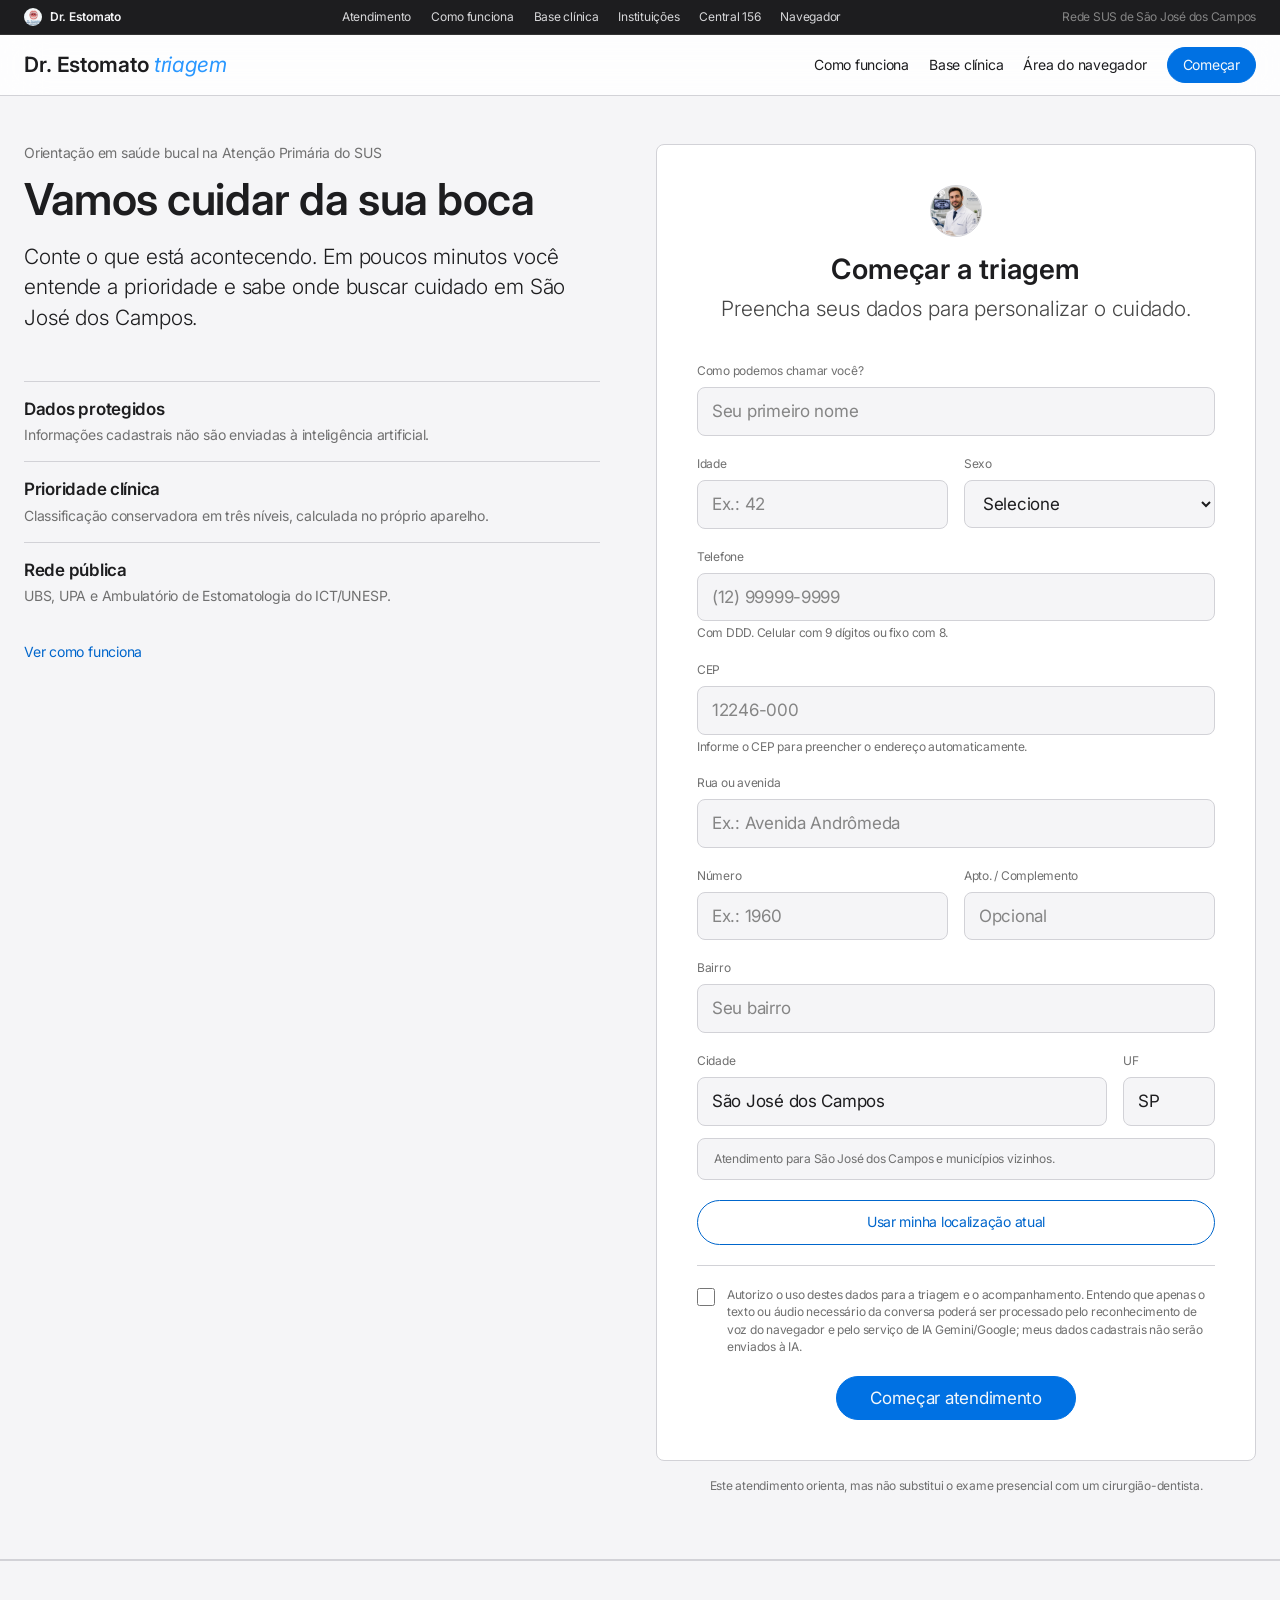
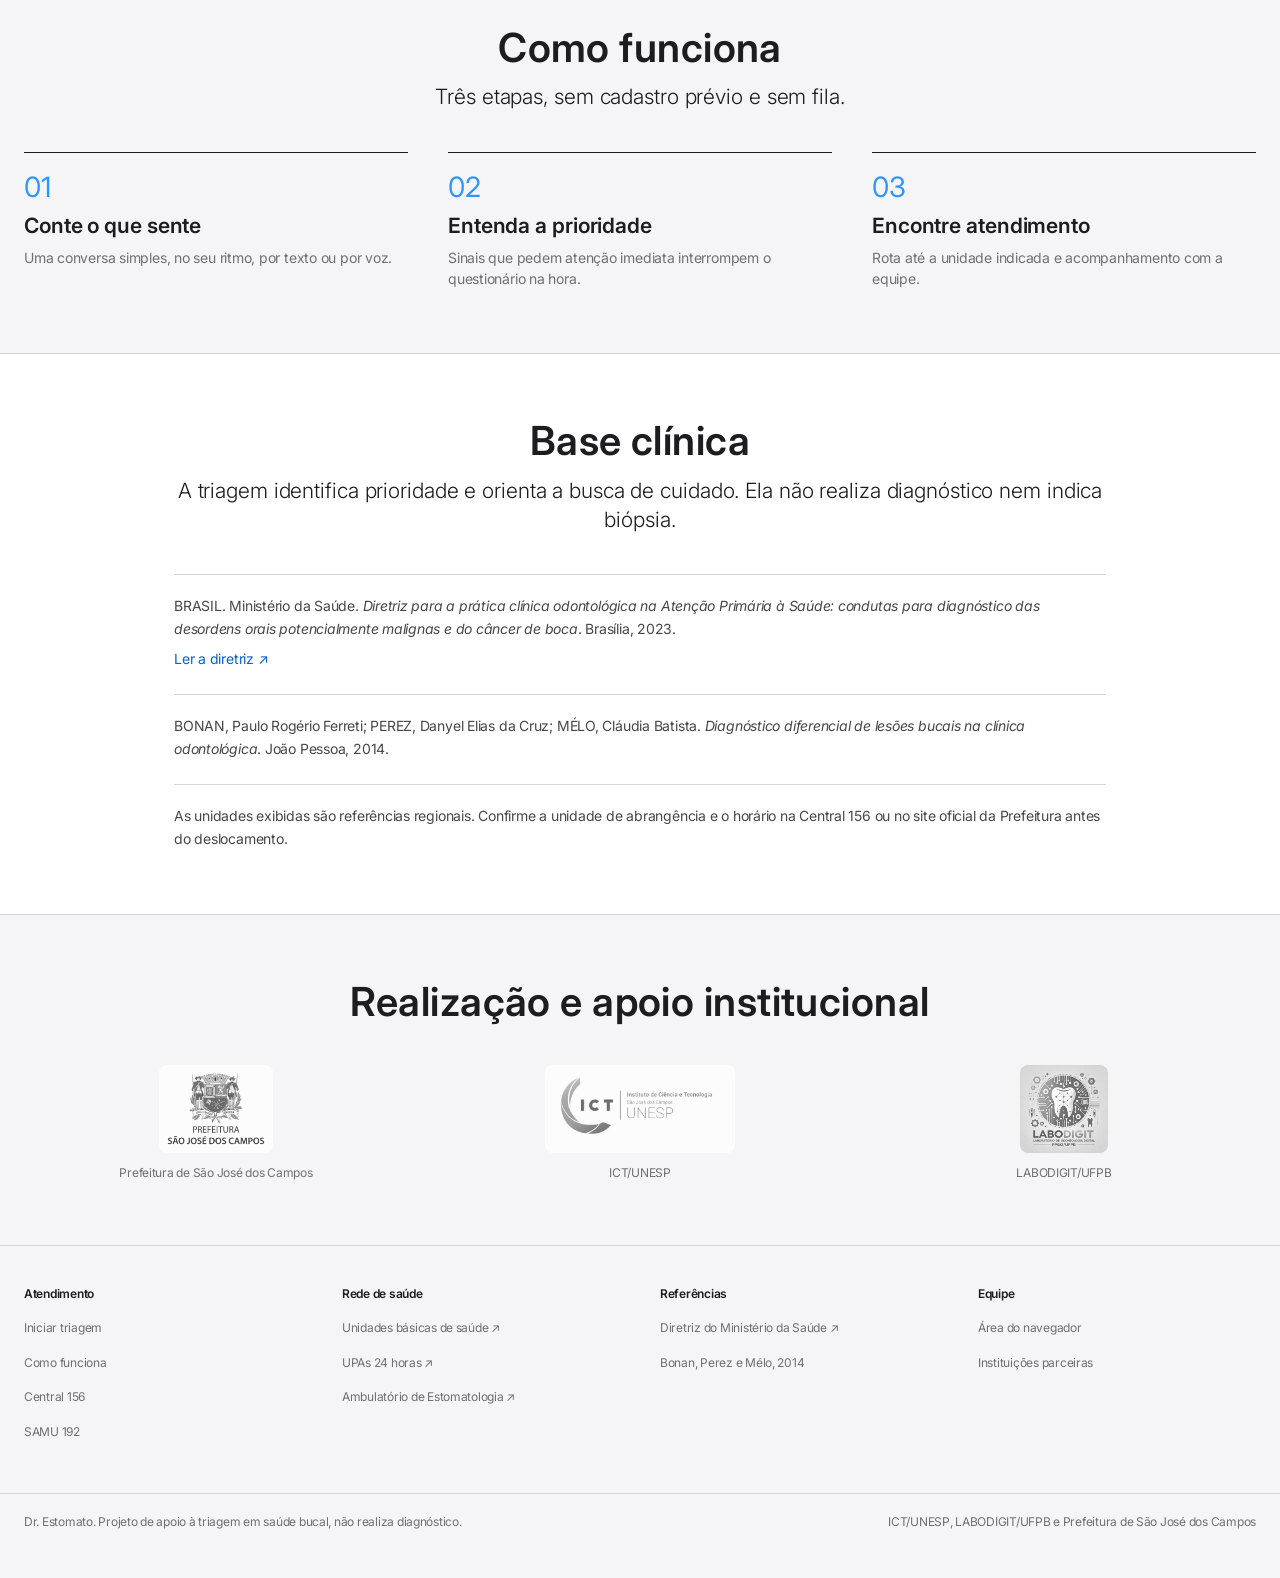
<file: index.html>
<!doctype html>
<html lang="pt-BR">
<head>
  <meta charset="UTF-8" />
  <meta name="viewport" content="width=device-width, initial-scale=1.0" />
  <meta name="theme-color" content="#f5f5f7" />
  <meta name="description" content="Acolhimento e orientação em saúde bucal para São José dos Campos." />
  <link rel="manifest" href="manifest.webmanifest" />
  <link rel="apple-touch-icon" href="assets/icon-192.png" />
  <title>Dr. Estomato, saúde bucal perto de você</title>
  <link rel="preconnect" href="https://fonts.googleapis.com">
  <link rel="preconnect" href="https://fonts.gstatic.com" crossorigin>
  <link href="https://fonts.googleapis.com/css2?family=Inter:wght@300;400;600;700&display=swap" rel="stylesheet">
  <link rel="stylesheet" href="styles.css?v=20260917-5" />
</head>
<body>
  <div class="app-shell">
    <header class="global-nav">
      <div class="global-nav-inner">
        <a class="global-brand" href="index.html"><img src="assets/dr-estomato.jpeg" alt="" /><span>Dr. Estomato</span></a>
        <nav class="global-links" aria-label="Seções do site">
          <a href="#atendimento">Atendimento</a>
          <a href="#como-funciona">Como funciona</a>
          <a href="#base-clinica">Base clínica</a>
          <a href="#instituicoes">Instituições</a>
          <a href="tel:156">Central 156</a>
          <a href="admin.html">Navegador</a>
        </nav>
        <span class="global-meta">Rede SUS de São José dos Campos</span>
      </div>
    </header>

    <div class="mini-nav">
      <div class="mini-nav-inner">
        <span class="mini-nav-title">Dr. Estomato <em>triagem</em></span>
        <nav class="mini-nav-links" aria-label="Ações do atendimento">
          <a href="#como-funciona">Como funciona</a>
          <a href="#base-clinica">Base clínica</a>
          <a href="admin.html">Área do navegador</a>
          <a class="pill pill-filled" href="#atendimento">Começar</a>
        </nav>
      </div>
    </div>

    <main>
      <section class="hero" id="atendimento">
        <div class="hero-grid">
          <header class="hero-copy">
            <p class="hero-eyebrow">Orientação em saúde bucal na Atenção Primária do SUS</p>
            <h1>Vamos cuidar da sua boca</h1>
            <p class="hero-tagline">Conte o que está acontecendo. Em poucos minutos você entende a prioridade e sabe onde buscar cuidado em São José dos Campos.</p>
          </header>

          <div class="hero-form">
        <div class="conversation-card" aria-live="polite">
          <div id="intakeScreen" class="card-screen active">
            <div class="card-heading">
              <span class="assistant-avatar"><img src="assets/dr-estomato-profissional.png" alt="" /></span>
              <h2>Começar a triagem</h2>
              <p>Preencha seus dados para personalizar o cuidado.</p>
            </div>
            <form id="intakeForm">
              <label>Como podemos chamar você?<input name="name" autocomplete="name" placeholder="Seu primeiro nome" required /></label>
              <div class="form-row">
                <label>Idade<input name="age" inputmode="numeric" type="number" min="0" max="120" placeholder="Ex.: 42" required /></label>
                <label>Sexo<select name="sex" required><option value="">Selecione</option><option>Feminino</option><option>Masculino</option><option>Intersexo</option><option>Prefiro não informar</option></select></label>
              </div>
              <label>Telefone<input name="phone" inputmode="tel" autocomplete="tel" placeholder="(12) 99999-9999" maxlength="15" required /><small class="field-note" id="phoneNote">Com DDD. Celular com 9 dígitos ou fixo com 8.</small></label>
              <label>CEP<input name="cep" inputmode="numeric" autocomplete="postal-code" placeholder="12246-000" maxlength="9" required /><small class="field-note" id="cepNote">Informe o CEP para preencher o endereço automaticamente.</small></label>
              <label>Rua ou avenida<input name="street" autocomplete="address-line1" placeholder="Ex.: Avenida Andrômeda" required /></label>
              <div class="form-row">
                <label>Número<input name="number" inputmode="numeric" placeholder="Ex.: 1960" required /></label>
                <label>Apto. / Complemento<input name="apartment" autocomplete="address-line2" placeholder="Opcional" /></label>
              </div>
              <label>Bairro<input name="neighborhood" placeholder="Seu bairro" required /></label>
              <div class="form-row city-row">
                <label>Cidade<input name="city" autocomplete="address-level2" value="São José dos Campos" required /></label>
                <label>UF<input name="uf" autocomplete="address-level1" value="SP" maxlength="2" required /></label>
              </div>
              <p class="field-note area-note" id="areaNote">Atendimento para São José dos Campos e municípios vizinhos.</p>
              <button id="geoBtn" class="geo-btn" type="button">Usar minha localização atual</button>
              <label class="consent"><input name="consent" type="checkbox" required /><span>Autorizo o uso destes dados para a triagem e o acompanhamento. Entendo que apenas o texto ou áudio necessário da conversa poderá ser processado pelo reconhecimento de voz do navegador e pelo serviço de IA Gemini/Google; meus dados cadastrais não serão enviados à IA.</span></label>
              <button class="primary-btn" type="submit">Começar atendimento</button>
            </form>
          </div>

          <div id="chatScreen" class="card-screen chat-screen">
            <div class="chat-header">
              <button id="backToIntake" class="icon-btn" aria-label="Voltar">←</button>
              <span class="assistant-avatar small"><img src="assets/dr-estomato-profissional.png" alt="" /></span>
              <div><strong>Dr. Estomato</strong><small>Assistente virtual disponível</small></div>
              <button id="soundToggle" class="voice-toggle sound-on" type="button" aria-pressed="true"><span class="voice-toggle-icon" aria-hidden="true">◖))</span><span id="soundToggleLabel">Desativar voz</span></button>
            </div>
            <div id="chatMessages" class="chat-messages"></div>
            <div id="quickReplies" class="quick-replies"></div>
            <div id="recordingPanel" class="recording-panel" hidden>
              <div class="recording-status"><span class="record-dot"></span><strong id="recordingLabel">Áudio gravado</strong><time id="recordingTime">00:00</time></div>
              <audio id="recordingPreview" controls></audio>
              <div class="recording-actions"><button id="discardRecording" type="button">Descartar</button><button id="sendRecording" type="button">Enviar áudio</button></div>
            </div>
            <form id="chatForm" class="chat-input">
              <button id="voiceBtn" type="button" class="voice-btn" aria-label="Falar resposta">●</button>
              <input id="messageInput" autocomplete="off" placeholder="Digite ou grave uma mensagem…" />
              <button type="submit" class="send-btn" aria-label="Enviar mensagem">➤</button>
            </form>
          </div>

          <div id="resultScreen" class="card-screen result-screen"></div>
        </div>

            <p class="disclaimer">Este atendimento orienta, mas não substitui o exame presencial com um cirurgião-dentista.</p>
          </div>

          <aside class="hero-points">
            <ul class="hero-list">
              <li><strong>Dados protegidos</strong><span>Informações cadastrais não são enviadas à inteligência artificial.</span></li>
              <li><strong>Prioridade clínica</strong><span>Classificação conservadora em três níveis, calculada no próprio aparelho.</span></li>
              <li><strong>Rede pública</strong><span>UBS, UPA e Ambulatório de Estomatologia do ICT/UNESP.</span></li>
            </ul>
            <a class="hero-link" href="#como-funciona">Ver como funciona</a>
          </aside>
        </div>
      </section>

      <section id="como-funciona" class="steps-section">
        <div class="section-head">
          <h2>Como funciona</h2>
          <p>Três etapas, sem cadastro prévio e sem fila.</p>
        </div>
        <div class="steps-strip">
          <article><span>01</span><strong>Conte o que sente</strong><p>Uma conversa simples, no seu ritmo, por texto ou por voz.</p></article>
          <article><span>02</span><strong>Entenda a prioridade</strong><p>Sinais que pedem atenção imediata interrompem o questionário na hora.</p></article>
          <article><span>03</span><strong>Encontre atendimento</strong><p>Rota até a unidade indicada e acompanhamento com a equipe.</p></article>
        </div>
      </section>

      <section id="base-clinica" class="reference-section">
        <div class="section-head">
          <h2>Base clínica</h2>
          <p>A triagem identifica prioridade e orienta a busca de cuidado. Ela não realiza diagnóstico nem indica biópsia.</p>
        </div>
        <ul class="reference-list">
          <li>BRASIL. Ministério da Saúde. <cite>Diretriz para a prática clínica odontológica na Atenção Primária à Saúde: condutas para diagnóstico das desordens orais potencialmente malignas e do câncer de boca</cite>. Brasília, 2023.<br><a href="https://bvsms.saude.gov.br/bvs/publicacoes/diretriz_pratica_odontologica_aps_cancer.pdf" target="_blank" rel="noreferrer">Ler a diretriz ↗</a></li>
          <li>BONAN, Paulo Rogério Ferreti; PEREZ, Danyel Elias da Cruz; MÉLO, Cláudia Batista. <cite>Diagnóstico diferencial de lesões bucais na clínica odontológica</cite>. João Pessoa, 2014.</li>
          <li>As unidades exibidas são referências regionais. Confirme a unidade de abrangência e o horário na Central 156 ou no site oficial da Prefeitura antes do deslocamento.</li>
        </ul>
      </section>

      <section id="instituicoes" class="institutional">
        <div class="section-head">
          <h2>Realização e apoio institucional</h2>
        </div>
        <div class="institutional-logos">
          <figure><img src="assets/prefeitura-sjc.jpg" alt="Prefeitura de São José dos Campos" /><figcaption>Prefeitura de São José dos Campos</figcaption></figure>
          <figure><img src="assets/ict-unesp.jpg" alt="Instituto de Ciência e Tecnologia da UNESP, São José dos Campos" /><figcaption>ICT/UNESP</figcaption></figure>
          <figure><img src="assets/labodigit.jpg" alt="LABODIGIT, Laboratório de Odontologia Digital da UFPB" /><figcaption>LABODIGIT/UFPB</figcaption></figure>
        </div>
      </section>
    </main>

    <footer class="site-footer">
      <div class="footer-grid">
        <div>
          <h3>Atendimento</h3>
          <ul>
            <li><a href="#atendimento">Iniciar triagem</a></li>
            <li><a href="#como-funciona">Como funciona</a></li>
            <li><a href="tel:156">Central 156</a></li>
            <li><a href="tel:192">SAMU 192</a></li>
          </ul>
        </div>
        <div>
          <h3>Rede de saúde</h3>
          <ul>
            <li><a href="https://www.sjc.sp.gov.br/servicos/saude/unidades-basicas-de-saude-ubs/unidades-basicas-de-saude/" target="_blank" rel="noreferrer">Unidades básicas de saúde ↗</a></li>
            <li><a href="https://www.google.com/maps/search/?api=1&query=UPA+24+horas+S%C3%A3o+Jos%C3%A9+dos+Campos" target="_blank" rel="noreferrer">UPAs 24 horas ↗</a></li>
            <li><a href="https://www.google.com/maps/search/?api=1&query=ICT+UNESP+S%C3%A3o+Jos%C3%A9+dos+Campos" target="_blank" rel="noreferrer">Ambulatório de Estomatologia ↗</a></li>
          </ul>
        </div>
        <div>
          <h3>Referências</h3>
          <ul>
            <li><a href="https://bvsms.saude.gov.br/bvs/publicacoes/diretriz_pratica_odontologica_aps_cancer.pdf" target="_blank" rel="noreferrer">Diretriz do Ministério da Saúde ↗</a></li>
            <li><a href="#base-clinica">Bonan, Perez e Mélo, 2014</a></li>
          </ul>
        </div>
        <div>
          <h3>Equipe</h3>
          <ul>
            <li><a href="admin.html">Área do navegador</a></li>
            <li><a href="#instituicoes">Instituições parceiras</a></li>
          </ul>
        </div>
      </div>
      <div class="footer-fine">
        <p>Dr. Estomato. Projeto de apoio à triagem em saúde bucal, não realiza diagnóstico.</p>
        <p>ICT/UNESP, LABODIGIT/UFPB e Prefeitura de São José dos Campos</p>
      </div>
    </footer>
  </div>
  <div id="toast" class="toast" role="status"></div>
  <script src="app.js?v=20260917-5"></script>
</body>
</html>
</file>
<file: styles.css>
/* Dr. Estomato, sistema visual Apple: tela quase branca, respiro generoso, um único azul de ação.
   A tipografia é a voz principal; a hierarquia vem de escala, superfície e fio de 1px, nunca de sombra. */

:root{
  /* Cores */
  --color-apple-blue:#0071e3;--color-link-blue:#0066cc;--color-signal-blue:#2997ff;
  --color-carbon:#1d1d1f;--color-frost:#f5f5f7;--color-ice:#f4f8fb;--color-smoke:#333333;
  --color-graphite:#474747;--color-ash:#707070;--color-mist:#858585;--color-onyx:#000000;--color-pebble:#e2e2e5;
  --hairline:#d2d2d7;--surface-white:#ffffff;
  /* Sinalização clínica: usada só como texto e fio, nunca como preenchimento amplo */
  --risk-red:#d70015;--risk-yellow:#b25000;--risk-green:#1d7f3d;
  /* Tipografia */
  --font-display:'SF Pro Display','Inter',ui-sans-serif,system-ui,-apple-system,BlinkMacSystemFont,'Segoe UI',Roboto,sans-serif;
  --font-text:'SF Pro Text','Inter',ui-sans-serif,system-ui,-apple-system,BlinkMacSystemFont,'Segoe UI',Roboto,sans-serif;
  --text-caption:12px;--leading-caption:1.33;--tracking-caption:-.264px;
  --text-body-sm:14px;--leading-body-sm:1.29;--tracking-body-sm:-.224px;
  --text-body:17px;--leading-body:1.47;--tracking-body:-.272px;
  --text-subheading:21px;--leading-subheading:1.24;--tracking-subheading:-.105px;
  --text-heading-sm:28px;--leading-heading-sm:1.18;--tracking-heading-sm:.196px;
  --text-heading:40px;--leading-heading:1.14;--tracking-heading:.44px;
  --text-heading-lg:44px;--leading-heading-lg:1.18;--tracking-heading-lg:-.44px;
  --text-display:56px;--leading-display:1.07;--tracking-display:.616px;
  /* Espaçamento, forma e layout */
  --spacing-4:4px;--spacing-8:8px;--spacing-12:12px;--spacing-16:16px;--spacing-20:20px;--spacing-24:24px;--spacing-40:40px;--spacing-48:48px;--spacing-56:56px;
  --section-gap:64px;--card-padding:24px;--element-gap:12px;--page-max-width:1440px;--text-max-width:980px;
  --radius-cards:8px;--radius-inputs:8px;--radius-images:8px;--radius-buttons:980px;
  --shadow-xl:rgba(0,0,0,.22) 3px 5px 30px 0px;
}

*{box-sizing:border-box}
html{-webkit-text-size-adjust:100%;scroll-behavior:smooth}
body{margin:0;min-height:100vh;background:var(--color-frost);color:var(--color-carbon);font-family:var(--font-text);font-size:var(--text-body);line-height:var(--leading-body);letter-spacing:var(--tracking-body);font-weight:400;-webkit-font-smoothing:antialiased}
button,input,select,textarea{font:inherit;letter-spacing:inherit;color:inherit}
button{cursor:pointer}
img{max-width:100%;display:block}
[hidden]{display:none !important}
a{color:var(--color-link-blue);text-decoration:none}
a:hover{text-decoration:underline}
h1,h2,h3,h4{font-family:var(--font-display);margin:0;font-weight:600}
p{margin:0}
ul{margin:0;padding:0;list-style:none}
:focus-visible{outline:2px solid var(--color-apple-blue);outline-offset:3px;border-radius:var(--radius-inputs)}
.app-shell{min-height:100vh;display:flex;flex-direction:column}
main{flex:1}
.section-inner{max-width:var(--text-max-width);margin:0 auto;padding:0 var(--spacing-24)}

/* ── Navegação global ───────────────────────────────────────────── */
.global-nav{background:var(--color-carbon);border-bottom:1px solid var(--color-smoke)}
.global-nav-inner{max-width:var(--page-max-width);margin:0 auto;padding:var(--spacing-8) var(--spacing-24);display:flex;align-items:center;gap:var(--spacing-24)}
.global-brand{display:flex;align-items:center;gap:var(--spacing-8);color:var(--color-frost);font-size:var(--text-caption);letter-spacing:var(--tracking-caption);font-weight:600}
.global-brand:hover{text-decoration:none;opacity:.8}
.global-brand img{width:18px;height:18px;border-radius:var(--radius-buttons);object-fit:cover}
.global-links{display:flex;gap:var(--spacing-20);margin:0 auto;flex-wrap:wrap;justify-content:center}
.global-links a{color:var(--color-frost);font-size:var(--text-caption);line-height:var(--leading-caption);letter-spacing:var(--tracking-caption);font-weight:400;opacity:.86}
.global-links a:hover{opacity:1;text-decoration:none}
.global-meta{color:var(--color-mist);font-size:var(--text-caption);letter-spacing:var(--tracking-caption);white-space:nowrap}

/* ── Mini-nav fixa do produto ───────────────────────────────────── */
.mini-nav{position:sticky;top:0;z-index:20;background:rgba(255,255,255,.82);backdrop-filter:saturate(180%) blur(20px);-webkit-backdrop-filter:saturate(180%) blur(20px);border-bottom:1px solid var(--hairline)}
.mini-nav-inner{max-width:var(--page-max-width);margin:0 auto;padding:var(--spacing-12) var(--spacing-24);display:flex;align-items:center;gap:var(--spacing-16);flex-wrap:wrap}
.mini-nav-title{font-family:var(--font-display);font-size:var(--text-subheading);line-height:var(--leading-subheading);letter-spacing:var(--tracking-subheading);font-weight:600}
.mini-nav-title em{font-style:italic;font-weight:400;color:var(--color-signal-blue)}
.mini-nav-links{display:flex;align-items:center;gap:var(--spacing-20);margin-left:auto;flex-wrap:wrap}
.mini-nav-links a{font-size:var(--text-body-sm);line-height:var(--leading-body-sm);letter-spacing:var(--tracking-body-sm);font-weight:400;color:var(--color-carbon)}
.mini-nav-links a:hover{color:var(--color-link-blue);text-decoration:none}
.mini-nav-links a.pill-filled,.mini-nav-links a.pill-filled:hover{color:var(--color-ice)}
.mini-nav-links .pill{font-size:var(--text-body-sm);padding:8px 15px}

/* ── Botões pílula ──────────────────────────────────────────────── */
.pill svg,.notification-btn svg{width:15px;height:15px;flex:none;fill:none;stroke:currentColor;stroke-width:1.5;stroke-linecap:round;stroke-linejoin:round}
.pill{display:inline-flex;align-items:center;justify-content:center;gap:var(--spacing-8);border-radius:var(--radius-buttons);padding:11px 15px;font-size:var(--text-body);line-height:1.2;font-weight:400;border:1px solid transparent;text-align:center;transition:background-color .2s ease,color .2s ease,border-color .2s ease}
.pill:hover{text-decoration:none}
.primary-btn,.secondary-btn{display:inline-flex;align-items:center;justify-content:center;gap:var(--spacing-8);border-radius:var(--radius-buttons);padding:11px 15px;font-size:var(--text-body);line-height:1.2;font-weight:400;border:1px solid transparent}
.pill-filled,.primary-btn{background:var(--color-apple-blue);color:var(--color-ice);border-color:var(--color-apple-blue)}
.pill-filled:hover,.primary-btn:hover{background:#0077ed;color:var(--color-ice)}
.pill-outlined,.secondary-btn{background:transparent;color:var(--color-link-blue);border:1px solid var(--color-link-blue)}
.pill-outlined:hover,.secondary-btn:hover{background:rgba(0,102,204,.06);color:var(--color-link-blue)}
.pill:disabled,.primary-btn:disabled,.secondary-btn:disabled{background:var(--color-pebble);border-color:var(--color-pebble);color:var(--color-ash);cursor:default}
.pill-row{display:flex;gap:var(--spacing-20);justify-content:center;flex-wrap:wrap}

/* ── Hero: informação à esquerda, formulário em destaque à direita ── */
.hero{background:var(--color-frost);padding:var(--spacing-48) 0 var(--section-gap);border-bottom:1px solid var(--hairline)}
.hero-grid{max-width:var(--page-max-width);margin:0 auto;padding:0 var(--spacing-24);display:grid;grid-template-columns:minmax(0,1fr) minmax(0,600px);grid-template-rows:auto 1fr;column-gap:var(--spacing-56);row-gap:var(--spacing-40);align-items:start}
.hero-copy{grid-column:1;grid-row:1}
.hero-form{grid-column:2;grid-row:1/span 2;min-width:0}
.hero-points{grid-column:1;grid-row:2}
.hero-eyebrow{font-size:var(--text-body-sm);line-height:var(--leading-body-sm);letter-spacing:var(--tracking-body-sm);color:var(--color-ash);margin-bottom:var(--spacing-12)}
.hero h1{font-size:var(--text-heading-lg);line-height:var(--leading-heading-lg);letter-spacing:var(--tracking-heading-lg);font-weight:600}
.hero-tagline{font-size:var(--text-subheading);line-height:1.45;letter-spacing:var(--tracking-subheading);font-weight:300;margin-top:var(--spacing-16);max-width:44ch}
.hero-list{margin-top:var(--spacing-8)}
.hero-list li{border-top:1px solid var(--hairline);padding:var(--spacing-16) 0}
.hero-list strong{display:block;font-family:var(--font-display);font-size:var(--text-body);line-height:1.3;letter-spacing:var(--tracking-body);font-weight:600}
.hero-list span{display:block;margin-top:var(--spacing-4);font-size:var(--text-body-sm);line-height:1.5;letter-spacing:var(--tracking-body-sm);color:var(--color-ash)}
.hero-link{display:inline-block;margin-top:var(--spacing-20);font-size:var(--text-body-sm);letter-spacing:var(--tracking-body-sm)}
.assistant-avatar{display:block;width:52px;height:52px;margin:0 auto var(--spacing-16);border-radius:var(--radius-buttons);overflow:hidden;border:1px solid var(--hairline)}
.assistant-avatar img{width:100%;height:100%;object-fit:cover;object-position:center 18%}
.assistant-avatar.small{width:32px;height:32px;margin:0;flex:none}

/* ── Cabeçalho de seção ─────────────────────────────────────────── */
.section-head{text-align:center;padding:var(--section-gap) var(--spacing-24) var(--spacing-40);max-width:var(--text-max-width);margin:0 auto}
.section-head h2{font-size:var(--text-heading);line-height:var(--leading-heading);letter-spacing:var(--tracking-heading);font-weight:600}
.section-head p{font-size:var(--text-subheading);line-height:1.4;letter-spacing:var(--tracking-subheading);font-weight:300;margin-top:var(--spacing-12)}

/* ── Cartão da conversa ────────────────────────────────────────── */
.conversation-card{background:var(--surface-white);border:1px solid var(--hairline);border-radius:var(--radius-cards);overflow:hidden}
.card-screen{display:none;padding:var(--spacing-40)}
.card-screen.active{display:block}
#chatScreen.active{display:flex;flex-direction:column;padding:0;height:clamp(460px,68vh,620px)}
.disclaimer{margin-top:var(--spacing-16);text-align:center;font-size:var(--text-caption);line-height:1.5;letter-spacing:var(--tracking-caption);color:var(--color-ash)}

/* Formulário de entrada */
.card-heading{text-align:center;margin-bottom:var(--spacing-40)}
.card-heading h2{font-size:var(--text-heading-sm);line-height:var(--leading-heading-sm);letter-spacing:var(--tracking-heading-sm);font-weight:600}
.card-heading p{font-size:var(--text-subheading);line-height:1.4;letter-spacing:var(--tracking-subheading);font-weight:300;color:var(--color-graphite);margin-top:var(--spacing-8)}
#intakeForm{display:grid;gap:var(--spacing-20);max-width:640px;margin:0 auto}
#intakeForm label{display:block;font-size:var(--text-caption);line-height:var(--leading-caption);letter-spacing:var(--tracking-caption);color:var(--color-ash)}
#intakeForm input,#intakeForm select,.edit-person-form input,.edit-person-form select,#loginForm input{width:100%;margin-top:var(--spacing-8);padding:12px 14px;background:var(--color-frost);border:1px solid var(--hairline);border-radius:var(--radius-inputs);font-size:var(--text-body);letter-spacing:var(--tracking-body);color:var(--color-carbon);transition:border-color .15s ease,box-shadow .15s ease}
#intakeForm input:focus,#intakeForm select:focus,.edit-person-form input:focus,.edit-person-form select:focus,#loginForm input:focus{outline:none;border-color:var(--color-apple-blue);box-shadow:0 0 0 2px rgba(0,113,227,.35)}
#intakeForm input::placeholder,.chat-input input::placeholder,#loginForm input::placeholder{color:var(--color-mist)}
.form-row{display:grid;grid-template-columns:1fr 1fr;gap:var(--spacing-16)}
.geo-btn{width:100%;background:transparent;border:1px solid var(--color-link-blue);color:var(--color-link-blue);border-radius:var(--radius-buttons);padding:11px 15px;font-size:var(--text-body-sm)}
.geo-btn:hover{background:rgba(0,102,204,.06)}
.geo-btn:disabled{border-color:var(--hairline);color:var(--color-ash);background:var(--color-pebble)}
#intakeForm label.consent{display:flex;gap:var(--spacing-12);align-items:flex-start;border-top:1px solid var(--hairline);padding-top:var(--spacing-20)}
#intakeForm .consent input{width:18px;height:18px;flex:none;margin:2px 0 0;accent-color:var(--color-apple-blue)}
.consent span{font-size:var(--text-caption);line-height:1.45;letter-spacing:var(--tracking-caption);color:var(--color-ash)}
#intakeForm .primary-btn{justify-self:center;min-width:240px}

/* Conversa */
.chat-header{flex:none;display:flex;align-items:center;gap:var(--spacing-12);padding:var(--spacing-16) var(--spacing-24);border-bottom:1px solid var(--hairline)}
.chat-header div{margin-right:auto}
.chat-header strong{display:block;font-size:var(--text-body);letter-spacing:var(--tracking-body);font-weight:600}
.chat-header small{font-size:var(--text-caption);letter-spacing:var(--tracking-caption);color:var(--color-ash)}
.icon-btn{width:34px;height:34px;flex:none;display:grid;place-items:center;border:1px solid var(--hairline);background:var(--surface-white);border-radius:var(--radius-buttons);font-size:var(--text-body-sm);color:var(--color-graphite)}
.icon-btn:hover{border-color:var(--color-graphite)}
.icon-btn.sound-on{color:var(--color-link-blue);border-color:var(--color-link-blue)}
.chat-messages{flex:1 1 0;min-height:0;overflow-y:auto;overscroll-behavior:contain;padding:var(--spacing-24);display:flex;flex-direction:column;gap:var(--spacing-12)}
.message{max-width:76%;padding:10px 16px;border-radius:var(--radius-cards);font-size:var(--text-body);line-height:1.45;letter-spacing:var(--tracking-body)}
.message p{margin:0}
.message time{display:block;margin-top:var(--spacing-4);font-size:11px;letter-spacing:var(--tracking-caption);opacity:.62}
.message.bot{align-self:flex-start;background:var(--color-frost);border:1px solid var(--hairline);color:var(--color-carbon)}
.message.user{align-self:flex-end;background:var(--color-apple-blue);color:var(--color-ice);border:1px solid var(--color-apple-blue)}
.message.voice p::before{content:'Resposta por voz';display:block;margin-bottom:2px;font-size:11px;letter-spacing:var(--tracking-caption);opacity:.72}
.typing{align-self:flex-start;display:flex;gap:5px;padding:14px 16px;background:var(--color-frost);border:1px solid var(--hairline);border-radius:var(--radius-cards)}
.typing i{width:6px;height:6px;border-radius:var(--radius-buttons);background:var(--color-mist);animation:typing 1.1s infinite ease-in-out}
.typing i:nth-child(2){animation-delay:.16s}.typing i:nth-child(3){animation-delay:.32s}
@keyframes typing{0%,80%,100%{opacity:.3;transform:translateY(0)}40%{opacity:1;transform:translateY(-3px)}}
.quick-replies{flex:none;display:flex;flex-wrap:wrap;gap:var(--spacing-8);padding:0 var(--spacing-24) var(--spacing-16);max-height:132px;overflow-y:auto}
.quick-replies button{background:transparent;border:1px solid var(--color-link-blue);color:var(--color-link-blue);border-radius:var(--radius-buttons);padding:8px 15px;font-size:var(--text-body-sm);letter-spacing:var(--tracking-body-sm)}
.quick-replies button:hover{background:rgba(0,102,204,.06)}
.recording-panel{flex:none;margin:0 var(--spacing-24) var(--spacing-16);padding:var(--card-padding);background:var(--color-frost);border:1px solid var(--hairline);border-radius:var(--radius-cards)}
.recording-panel.recording{border-color:var(--color-apple-blue)}
.recording-status{display:flex;align-items:center;gap:var(--spacing-8);font-size:var(--text-body-sm);letter-spacing:var(--tracking-body-sm)}
.recording-status strong{font-weight:600;margin-right:auto}
.recording-status time{color:var(--color-ash);font-size:var(--text-caption)}
.record-dot{width:8px;height:8px;border-radius:var(--radius-buttons);background:var(--risk-red);animation:pulse 1.2s infinite}
@keyframes pulse{50%{opacity:.25}}
.recording-panel audio{width:100%;margin-top:var(--spacing-12)}
.recording-actions{display:flex;gap:var(--spacing-12);margin-top:var(--spacing-12);justify-content:flex-end}
.recording-actions button{border-radius:var(--radius-buttons);padding:8px 15px;font-size:var(--text-body-sm);border:1px solid var(--color-link-blue);background:transparent;color:var(--color-link-blue)}
.recording-actions button#sendRecording{background:var(--color-apple-blue);border-color:var(--color-apple-blue);color:var(--color-ice)}
.chat-input{flex:none;display:flex;align-items:center;gap:var(--spacing-12);padding:var(--spacing-16) var(--spacing-24);border-top:1px solid var(--hairline)}
.chat-input input{flex:1;padding:12px 16px;background:var(--color-frost);border:1px solid var(--hairline);border-radius:var(--radius-buttons);font-size:var(--text-body);letter-spacing:var(--tracking-body)}
.chat-input input:focus{outline:none;border-color:var(--color-apple-blue);box-shadow:0 0 0 2px rgba(0,113,227,.35)}
.voice-btn,.send-btn{width:40px;height:40px;flex:none;display:grid;place-items:center;border-radius:var(--radius-buttons);font-size:var(--text-body-sm)}
.voice-btn{border:1px solid var(--color-link-blue);background:transparent;color:var(--color-link-blue)}
.voice-btn.listening{background:var(--color-apple-blue);border-color:var(--color-apple-blue);color:var(--color-ice);animation:pulse 1.2s infinite}
.send-btn{border:1px solid var(--color-apple-blue);background:var(--color-apple-blue);color:var(--color-ice)}
.send-btn:hover{background:#0077ed}

/* ── Resultado da triagem ───────────────────────────────────────── */
.result-screen{display:none}
.result-screen.active{display:grid;gap:var(--spacing-16)}
.risk-symbol.red{color:var(--risk-red)}.risk-symbol.yellow{color:var(--risk-yellow)}.risk-symbol.green{color:var(--risk-green)}
.patient-followup{display:grid;gap:var(--spacing-16)}
.patient-followup-title{display:flex;align-items:center;gap:var(--spacing-16)}
.patient-followup-title>div{margin-right:auto;min-width:0}
.patient-followup-title>span{width:36px;height:36px;flex:none;display:grid;place-items:center;border-radius:var(--radius-buttons);border:1px solid var(--hairline);color:var(--color-graphite)}
.patient-followup-title strong{display:block;font-family:var(--font-display);font-size:var(--text-subheading);letter-spacing:var(--tracking-subheading);font-weight:600}
.patient-followup-title small{font-size:var(--text-caption);letter-spacing:var(--tracking-caption);color:var(--color-ash)}
.notification-btn{flex:none;border-radius:var(--radius-buttons);border:1px solid var(--color-link-blue);background:transparent;color:var(--color-link-blue);padding:11px 15px;font-size:var(--text-body-sm)}
.notification-btn:hover{background:rgba(0,102,204,.06)}
.notification-btn:disabled{border-color:var(--hairline);background:var(--color-pebble);color:var(--color-ash)}
.notification-help{font-size:var(--text-caption);line-height:1.45;letter-spacing:var(--tracking-caption);color:var(--color-ash)}
.patient-chat-messages{display:grid;gap:var(--spacing-8);max-height:260px;overflow-y:auto;padding:var(--spacing-16);background:var(--color-frost);border:1px solid var(--hairline);border-radius:var(--radius-cards)}
.patient-chat-bubble{max-width:82%;padding:10px 14px;border-radius:var(--radius-cards);background:var(--surface-white);border:1px solid var(--hairline)}
.patient-chat-bubble.mine{margin-left:auto;background:var(--color-apple-blue);border-color:var(--color-apple-blue);color:var(--color-ice)}
.patient-chat-bubble span{font-size:11px;letter-spacing:var(--tracking-caption);opacity:.7}
.patient-chat-bubble p{font-size:var(--text-body-sm);line-height:1.45;letter-spacing:var(--tracking-body-sm)}
.patient-chat-bubble time{font-size:11px;opacity:.6}
.chat-empty{font-size:var(--text-body-sm);letter-spacing:var(--tracking-body-sm);color:var(--color-ash);text-align:center}
.patient-chat-form,.followup-form{display:flex;gap:var(--spacing-8)}
.patient-chat-form input,.followup-form input{flex:1;padding:11px 16px;background:var(--color-frost);border:1px solid var(--hairline);border-radius:var(--radius-buttons);font-size:var(--text-body-sm)}
.patient-chat-form input:focus,.followup-form input:focus{outline:none;border-color:var(--color-apple-blue);box-shadow:0 0 0 2px rgba(0,113,227,.35)}
.patient-chat-form button,.followup-form button{width:40px;height:40px;flex:none;border-radius:var(--radius-buttons);border:1px solid var(--color-apple-blue);background:var(--color-apple-blue);color:var(--color-ice)}
.result-actions{display:flex;gap:var(--spacing-16);justify-content:center;flex-wrap:wrap}

/* ── Notas de validação do formulário ───────────────────────────── */
.field-note{display:block;margin-top:var(--spacing-4);font-size:var(--text-caption);line-height:1.4;letter-spacing:var(--tracking-caption);color:var(--color-ash)}
.field-note.is-error{color:var(--risk-red)}
.field-note.is-ok{color:var(--risk-green)}
.area-note{margin-top:calc(var(--spacing-4) * -2);padding:var(--spacing-12) var(--spacing-16);border:1px solid var(--hairline);border-radius:var(--radius-cards);background:var(--color-frost)}
.area-note.is-error{border-color:var(--risk-red);background:rgba(215,0,21,.04)}
.area-note.is-ok{border-color:var(--hairline);background:var(--color-frost)}
#intakeForm input:user-invalid,#intakeForm input.is-error{border-color:var(--risk-red)}
.city-row{grid-template-columns:1fr 92px}

/* ── Controle de voz do assistente ──────────────────────────────── */
.voice-toggle{display:inline-flex;align-items:center;gap:var(--spacing-8);flex:none;padding:7px 14px;border-radius:var(--radius-buttons);border:1px solid var(--hairline);background:var(--surface-white);color:var(--color-graphite);font-size:var(--text-body-sm);letter-spacing:var(--tracking-body-sm)}
.voice-toggle:hover{border-color:var(--color-graphite);color:var(--color-carbon)}
.voice-toggle.sound-on{border-color:var(--color-link-blue);color:var(--color-link-blue)}
.voice-toggle-icon{font-size:var(--text-caption)}

/* ── Veredito: a resposta em uma frase ─────────────────────────── */
.verdict{padding:var(--card-padding);border:1px solid var(--hairline);border-left:4px solid var(--color-graphite);border-radius:var(--radius-cards);background:var(--surface-white)}
.verdict.red{border-left-color:var(--risk-red)}
.verdict.yellow{border-left-color:var(--risk-yellow)}
.verdict.green{border-left-color:var(--risk-green)}
.verdict-badge{display:block;font-size:var(--text-caption);letter-spacing:.06em;text-transform:uppercase;color:var(--color-ash)}
.verdict.red .verdict-badge{color:var(--risk-red)}
.verdict.yellow .verdict-badge{color:var(--risk-yellow)}
.verdict.green .verdict-badge{color:var(--risk-green)}
.verdict h2{margin-top:var(--spacing-8);font-size:var(--text-heading-sm);line-height:var(--leading-heading-sm);letter-spacing:var(--tracking-heading-sm);font-weight:600}
.verdict p{margin-top:var(--spacing-8);font-size:var(--text-body);line-height:1.45;letter-spacing:var(--tracking-body);color:var(--color-graphite)}
.verdict-emergency{display:flex;align-items:center;justify-content:space-between;gap:var(--spacing-12);margin-top:var(--spacing-16);padding:var(--spacing-12) var(--spacing-16);border:1px solid var(--risk-red);border-radius:var(--radius-cards);background:var(--surface-white);color:var(--risk-red)}
.verdict-emergency:hover{background:rgba(215,0,21,.07);text-decoration:none}
.verdict-emergency strong{font-size:var(--text-body-sm);font-weight:600}
.verdict-emergency span{font-size:var(--text-body-sm);white-space:nowrap}

/* ── Destino do atendimento ─────────────────────────────────────── */
.care-finder{display:grid;gap:var(--spacing-12)}
.care-loading{display:flex;align-items:center;gap:var(--spacing-12);padding:var(--card-padding);border:1px solid var(--hairline);border-radius:var(--radius-cards);background:var(--surface-white);font-size:var(--text-body-sm);color:var(--color-ash)}
.care-spinner{width:16px;height:16px;flex:none;border-radius:var(--radius-buttons);border:2px solid var(--hairline);border-top-color:var(--color-apple-blue);animation:spin .8s linear infinite}
@keyframes spin{to{transform:rotate(360deg)}}
.care-primary{padding:var(--card-padding);border:1px solid var(--hairline);border-radius:var(--radius-cards);background:var(--surface-white)}
.care-eyebrow{display:block;font-size:var(--text-caption);letter-spacing:.06em;text-transform:uppercase;color:var(--color-ash)}
.care-primary h3{margin-top:var(--spacing-8);font-family:var(--font-display);font-size:var(--text-subheading);line-height:var(--leading-subheading);letter-spacing:var(--tracking-subheading);font-weight:600}
.care-address{margin-top:var(--spacing-4);font-size:var(--text-body-sm);line-height:1.45;letter-spacing:var(--tracking-body-sm);color:var(--color-ash)}
.care-metrics{display:flex;flex-wrap:wrap;gap:var(--spacing-24);margin:var(--spacing-16) 0}
.care-metrics strong{display:block;font-family:var(--font-display);font-size:var(--text-subheading);line-height:1.2;letter-spacing:var(--tracking-subheading);font-weight:600}
.care-metrics small{font-size:var(--text-caption);letter-spacing:var(--tracking-caption);color:var(--color-ash)}
.care-actions{display:flex;gap:var(--spacing-12);flex-wrap:wrap;margin-top:var(--spacing-16)}
.care-actions .pill{font-size:var(--text-body-sm);padding:9px 16px}
.care-footnote{margin-top:var(--spacing-12);font-size:var(--text-caption);line-height:1.45;letter-spacing:var(--tracking-caption);color:var(--color-ash)}
.care-note{font-size:var(--text-caption);line-height:1.45;letter-spacing:var(--tracking-caption);color:var(--color-ash)}
.care-map{height:300px;border:1px solid var(--hairline);border-radius:var(--radius-cards);overflow:hidden;background:var(--color-frost);display:grid;place-items:center}
.care-map-loading{padding:var(--spacing-24);text-align:center;font-size:var(--text-body-sm);letter-spacing:var(--tracking-body-sm);color:var(--color-ash)}
.care-list{display:grid;gap:var(--spacing-4);margin-top:var(--spacing-16)}
.care-item{display:flex;align-items:center;gap:var(--spacing-12);padding:var(--spacing-12) 0;border-top:1px solid var(--hairline)}
.care-item>div{margin-right:auto;min-width:0}
.care-rank{width:24px;height:24px;flex:none;display:grid;place-items:center;border-radius:var(--radius-buttons);border:1px solid var(--hairline);font-size:var(--text-caption);color:var(--color-graphite)}
.care-item strong{display:block;font-size:var(--text-body-sm);letter-spacing:var(--tracking-body-sm);font-weight:600}
.care-item small{display:block;font-size:var(--text-caption);line-height:1.4;letter-spacing:var(--tracking-caption);color:var(--color-ash)}
.care-item-meta{flex:none;text-align:right}
.care-item-meta strong{font-size:var(--text-body-sm);font-weight:600}
.care-item-meta small{display:block;font-size:var(--text-caption);color:var(--color-ash)}
.care-item>a{flex:none;font-size:var(--text-body-sm);white-space:nowrap}
.care-support{display:grid;gap:var(--spacing-12)}
.care-support-item{display:flex;align-items:center;gap:var(--spacing-16)}
.care-support-item+.care-support-item{padding-top:var(--spacing-12);border-top:1px solid var(--hairline)}
.care-support-item>div{margin-right:auto;min-width:0}
.care-support-item strong{display:block;font-size:var(--text-body-sm);letter-spacing:var(--tracking-body-sm);font-weight:600}
.care-support-item small{display:block;margin-top:2px;font-size:var(--text-caption);line-height:1.4;letter-spacing:var(--tracking-caption);color:var(--color-ash)}
.care-support-item>a{flex:none;font-size:var(--text-body-sm)}
.care-support-actions{display:flex;gap:var(--spacing-12);flex:none;font-size:var(--text-body-sm);white-space:nowrap}

/* ── Ferramentas do resultado ───────────────────────────────────── */
.panel-stack{display:grid;gap:var(--spacing-12)}
.result-tools{display:flex;gap:var(--spacing-12);flex-wrap:wrap}
.result-tools .pill{flex:1;min-width:160px}

/* ── Blocos recolhíveis do secundário ───────────────────────────── */
.panel{border:1px solid var(--hairline);border-radius:var(--radius-cards);background:var(--surface-white)}
.panel>summary{list-style:none;cursor:pointer;display:flex;align-items:center;justify-content:space-between;gap:var(--spacing-12);padding:var(--spacing-16) var(--card-padding);font-size:var(--text-body-sm);letter-spacing:var(--tracking-body-sm);font-weight:600}
.panel>summary::-webkit-details-marker{display:none}
.panel>summary::after{content:'+';flex:none;font-size:var(--text-body);font-weight:400;color:var(--color-link-blue)}
.panel[open]>summary::after{content:'−'}
.panel>summary:hover{color:var(--color-link-blue)}
.panel-body{padding:0 var(--card-padding) var(--card-padding)}
.panel-body>p,.panel-body>a{font-size:var(--text-body-sm);line-height:1.5;letter-spacing:var(--tracking-body-sm);color:var(--color-graphite)}
.panel-body>a{display:inline-block;margin-top:var(--spacing-8);color:var(--color-link-blue)}
.panel-list{display:grid;gap:var(--spacing-8);margin-top:var(--spacing-12)}
.panel-list li{position:relative;padding-left:var(--spacing-20);font-size:var(--text-body-sm);line-height:1.5;letter-spacing:var(--tracking-body-sm)}
.panel-list li::before{content:'';position:absolute;left:0;top:9px;width:5px;height:5px;border-radius:var(--radius-buttons);background:var(--color-mist)}
.panel-note{margin-top:var(--spacing-12);font-size:var(--text-caption);line-height:1.5;letter-spacing:var(--tracking-caption);color:var(--color-ash)}
.ghost-action{background:none;border:0;padding:var(--spacing-8);color:var(--color-link-blue);font-size:var(--text-body-sm);letter-spacing:var(--tracking-body-sm)}
.ghost-action:hover{text-decoration:underline}

/* ── Como funciona ──────────────────────────────────────────────── */
.steps-section{background:var(--color-frost);border-top:1px solid var(--hairline);padding-bottom:var(--section-gap)}
.steps-strip{max-width:var(--page-max-width);margin:0 auto;padding:0 var(--spacing-24);display:grid;grid-template-columns:repeat(3,1fr);gap:var(--spacing-40)}
.steps-strip article{border-top:1px solid var(--color-carbon);padding-top:var(--spacing-20)}
.steps-strip span{display:block;font-family:var(--font-display);font-size:var(--text-heading-sm);line-height:1;letter-spacing:var(--tracking-heading-sm);color:var(--color-signal-blue);margin-bottom:var(--spacing-12)}
.steps-strip strong{display:block;font-family:var(--font-display);font-size:var(--text-subheading);line-height:var(--leading-subheading);letter-spacing:var(--tracking-subheading);font-weight:600}
.steps-strip p{margin-top:var(--spacing-8);font-size:var(--text-body-sm);line-height:1.5;letter-spacing:var(--tracking-body-sm);color:var(--color-ash)}

/* ── Base clínica ───────────────────────────────────────────────── */
.reference-section{background:var(--surface-white);border-top:1px solid var(--hairline);padding-bottom:var(--section-gap)}
.reference-list{max-width:var(--text-max-width);margin:0 auto;padding:0 var(--spacing-24);display:grid;gap:var(--spacing-24)}
.reference-list li{border-top:1px solid var(--hairline);padding-top:var(--spacing-20);font-size:var(--text-body-sm);line-height:1.6;letter-spacing:var(--tracking-body-sm);color:var(--color-graphite)}
.reference-list cite{font-style:italic}
.reference-list a{display:inline-block;margin-top:var(--spacing-8)}

/* ── Instituições ───────────────────────────────────────────────── */
.institutional{background:var(--color-frost);border-top:1px solid var(--hairline);padding-bottom:var(--section-gap)}
.institutional-logos{max-width:var(--page-max-width);margin:0 auto;padding:0 var(--spacing-24);display:grid;grid-template-columns:repeat(3,1fr);gap:var(--spacing-40)}
.institutional-logos figure{margin:0;text-align:center}
.institutional-logos img{height:88px;width:auto;margin:0 auto;object-fit:contain;border-radius:var(--radius-images);filter:grayscale(1);opacity:.72;transition:filter .25s ease,opacity .25s ease}
.institutional-logos figure:hover img{filter:grayscale(0);opacity:1}
.institutional-logos figcaption{margin-top:var(--spacing-12);font-size:var(--text-caption);line-height:var(--leading-caption);letter-spacing:var(--tracking-caption);color:var(--color-ash)}

/* ── Rodapé ─────────────────────────────────────────────────────── */
.site-footer{background:var(--color-frost);border-top:1px solid var(--hairline);padding:var(--spacing-40) 0 var(--spacing-48)}
.footer-grid{max-width:var(--page-max-width);margin:0 auto;padding:0 var(--spacing-24);display:grid;grid-template-columns:repeat(4,1fr);gap:var(--spacing-40)}
.footer-grid h3{font-family:var(--font-text);font-size:var(--text-caption);line-height:var(--leading-caption);letter-spacing:var(--tracking-caption);font-weight:600;color:var(--color-carbon);margin-bottom:var(--spacing-12)}
.footer-grid li{margin-bottom:10px}
.footer-grid a,.footer-grid p{font-size:var(--text-caption);line-height:var(--leading-caption);letter-spacing:var(--tracking-caption);color:var(--color-ash)}
.footer-grid a:hover{color:var(--color-link-blue)}
.footer-fine{max-width:var(--page-max-width);margin:var(--spacing-40) auto 0;padding:var(--spacing-20) var(--spacing-24) 0;border-top:1px solid var(--hairline);display:flex;flex-wrap:wrap;gap:var(--spacing-16);justify-content:space-between;font-size:var(--text-caption);line-height:var(--leading-caption);letter-spacing:var(--tracking-caption);color:var(--color-ash)}

/* ── Toast ──────────────────────────────────────────────────────── */
.toast{position:fixed;left:50%;bottom:var(--spacing-24);transform:translate(-50%,16px);opacity:0;pointer-events:none;background:var(--color-carbon);color:var(--color-frost);padding:12px 20px;border-radius:var(--radius-buttons);font-size:var(--text-body-sm);letter-spacing:var(--tracking-body-sm);max-width:min(560px,calc(100vw - 32px));text-align:center;transition:opacity .22s ease,transform .22s ease;z-index:60}
.toast.show{opacity:1;transform:translate(-50%,0)}

/* ── Painel do navegador ────────────────────────────────────────── */
.admin-page{background:var(--color-frost)}
.admin-login-page{display:grid;place-items:center;padding:var(--section-gap) var(--spacing-24)}
.login-card{width:100%;max-width:440px;background:var(--surface-white);border:1px solid var(--hairline);border-radius:var(--radius-cards);padding:var(--spacing-40)}
.login-card.shake{animation:shake .4s}
@keyframes shake{25%{transform:translateX(-6px)}50%{transform:translateX(6px)}75%{transform:translateX(-3px)}}
.login-heading{text-align:center;margin-bottom:var(--spacing-12)}
.login-shield{display:grid;place-items:center;width:44px;height:44px;margin:0 auto var(--spacing-16);border-radius:var(--radius-buttons);border:1px solid var(--hairline);color:var(--color-graphite)}
.login-heading .eyebrow{display:block;font-size:var(--text-caption);letter-spacing:.06em;text-transform:uppercase;color:var(--color-ash);margin-bottom:var(--spacing-4)}
.login-heading h2{font-size:var(--text-heading-sm);line-height:var(--leading-heading-sm);letter-spacing:var(--tracking-heading-sm);font-weight:600}
.login-intro{text-align:center;font-size:var(--text-body-sm);line-height:1.5;letter-spacing:var(--tracking-body-sm);color:var(--color-ash);margin-bottom:var(--spacing-24)}
#loginForm{display:grid;gap:var(--spacing-20)}
#loginForm label span{font-size:var(--text-caption);letter-spacing:var(--tracking-caption);color:var(--color-ash)}
.login-error{min-height:18px;font-size:var(--text-caption);letter-spacing:var(--tracking-caption);color:var(--risk-red);text-align:center}
.login-footnote{display:block;margin-top:var(--spacing-24);text-align:center;font-size:var(--text-caption);letter-spacing:var(--tracking-caption);color:var(--color-mist)}
.navigator-view{max-width:var(--page-max-width);margin:0 auto;padding:var(--spacing-48) var(--spacing-24) var(--section-gap)}
.dashboard-head{display:flex;align-items:flex-end;gap:var(--spacing-24);flex-wrap:wrap;padding-bottom:var(--spacing-24);border-bottom:1px solid var(--hairline)}
.dashboard-head .eyebrow{display:block;font-size:var(--text-caption);letter-spacing:.06em;text-transform:uppercase;color:var(--color-ash)}
.dashboard-head h1{font-size:var(--text-heading);line-height:var(--leading-heading);letter-spacing:var(--tracking-heading);font-weight:600;margin:var(--spacing-4) 0}
.dashboard-head p{font-size:var(--text-subheading);line-height:1.35;letter-spacing:var(--tracking-subheading);font-weight:300;color:var(--color-graphite)}
.dashboard-actions{margin-left:auto;display:flex;gap:var(--spacing-12);flex-wrap:wrap}
.logout-btn{border-radius:var(--radius-buttons);border:1px solid var(--hairline);background:transparent;color:var(--color-graphite);padding:11px 15px;font-size:var(--text-body-sm)}
.logout-btn:hover{border-color:var(--color-carbon);color:var(--color-carbon)}
.stats-grid{display:grid;grid-template-columns:repeat(4,1fr);gap:var(--spacing-20);margin:var(--spacing-40) 0}
.stats-grid article{display:flex;align-items:flex-start;gap:var(--spacing-16);background:var(--surface-white);border:1px solid var(--hairline);border-radius:var(--radius-cards);padding:var(--card-padding)}
.stat-icon{width:36px;height:36px;flex:none;display:grid;place-items:center;border-radius:var(--radius-buttons);border:1px solid currentColor;font-size:var(--text-body-sm)}
.stat-icon.neutral{color:var(--color-graphite)}.stat-icon.red{color:var(--risk-red)}.stat-icon.yellow{color:var(--risk-yellow)}.stat-icon.green{color:var(--risk-green)}
.stats-grid small{display:block;font-size:11px;letter-spacing:.06em;color:var(--color-ash)}
.stats-grid strong{display:block;font-family:var(--font-display);font-size:var(--text-heading);line-height:1.1;letter-spacing:var(--tracking-heading);font-weight:600;margin:2px 0}
.stats-grid p{font-size:var(--text-caption);line-height:var(--leading-caption);letter-spacing:var(--tracking-caption);color:var(--color-ash)}
.dashboard-grid{display:grid;grid-template-columns:minmax(0,420px) minmax(0,1fr);gap:var(--spacing-24);align-items:start}
.case-list-panel,.case-detail{background:var(--surface-white);border:1px solid var(--hairline);border-radius:var(--radius-cards);padding:var(--card-padding)}
.panel-title{display:flex;align-items:center;gap:var(--spacing-16);flex-wrap:wrap}
.panel-title h2{font-size:var(--text-subheading);line-height:var(--leading-subheading);letter-spacing:var(--tracking-subheading);font-weight:600}
.panel-title p{font-size:var(--text-caption);letter-spacing:var(--tracking-caption);color:var(--color-ash)}
.panel-title input{margin-left:auto;min-width:180px;padding:9px 14px;background:var(--color-frost);border:1px solid var(--hairline);border-radius:var(--radius-buttons);font-size:var(--text-body-sm)}
.panel-title input:focus{outline:none;border-color:var(--color-apple-blue);box-shadow:0 0 0 2px rgba(0,113,227,.35)}
.filter-row{display:flex;gap:var(--spacing-8);flex-wrap:wrap;margin:var(--spacing-20) 0}
.filter{border-radius:var(--radius-buttons);border:1px solid var(--hairline);background:transparent;color:var(--color-graphite);padding:7px 14px;font-size:var(--text-body-sm)}
.filter:hover{border-color:var(--color-graphite)}
.filter.active{background:var(--color-apple-blue);border-color:var(--color-apple-blue);color:var(--color-ice)}
.case-list{display:grid;gap:var(--spacing-8);max-height:560px;overflow-y:auto}
.case-item{display:flex;align-items:center;gap:var(--spacing-12);padding:var(--spacing-12);border:1px solid var(--hairline);border-radius:var(--radius-cards);cursor:pointer;transition:border-color .15s ease,background-color .15s ease}
.case-item:hover{border-color:var(--color-graphite)}
.case-item.active{border-color:var(--color-apple-blue);background:var(--color-ice)}
.case-item div{margin-right:auto;min-width:0}
.case-item strong{display:block;font-size:var(--text-body-sm);letter-spacing:var(--tracking-body-sm);font-weight:600}
.case-item p{font-size:var(--text-caption);letter-spacing:var(--tracking-caption);color:var(--color-ash)}
.person-avatar{width:36px;height:36px;flex:none;display:grid;place-items:center;border-radius:var(--radius-buttons);background:var(--color-pebble);color:var(--color-graphite);font-size:var(--text-caption);font-weight:600;letter-spacing:0}
.risk-pill{flex:none;border-radius:var(--radius-buttons);border:1px solid currentColor;padding:3px 11px;font-size:11px;letter-spacing:0;white-space:nowrap}
.risk-pill.red{color:var(--risk-red)}.risk-pill.yellow{color:var(--risk-yellow)}.risk-pill.green{color:var(--risk-green)}
.case-detail.empty{display:grid;place-items:center;min-height:320px;text-align:center;color:var(--color-ash)}
.empty-icon{display:grid;place-items:center;width:44px;height:44px;margin:0 auto var(--spacing-16);border-radius:var(--radius-buttons);border:1px solid var(--hairline);color:var(--color-mist)}
.case-detail h3{font-size:var(--text-subheading);line-height:var(--leading-subheading);letter-spacing:var(--tracking-subheading);font-weight:600}
.case-detail.empty p{font-size:var(--text-body-sm);letter-spacing:var(--tracking-body-sm);margin-top:var(--spacing-8)}
.detail-head{display:flex;align-items:center;gap:var(--spacing-16);padding-bottom:var(--spacing-20);border-bottom:1px solid var(--hairline)}
.detail-head div{margin-right:auto;min-width:0}
.detail-head p{font-size:var(--text-caption);line-height:1.45;letter-spacing:var(--tracking-caption);color:var(--color-ash)}
.person-actions{display:flex;gap:var(--spacing-12);margin:var(--spacing-20) 0;flex-wrap:wrap}
.delete-btn{border-radius:var(--radius-buttons);border:1px solid var(--hairline);background:transparent;color:var(--risk-red);padding:11px 15px;font-size:var(--text-body-sm)}
.delete-btn:hover{border-color:var(--risk-red)}
.edit-person-form{border:1px solid var(--hairline);border-radius:var(--radius-cards);padding:var(--card-padding);margin-bottom:var(--spacing-24);background:var(--color-frost)}
.edit-person-form h4,.clinical-summary h4,.followup h4,.clinical-assessment h4{font-family:var(--font-text);font-size:var(--text-caption);letter-spacing:.06em;text-transform:uppercase;color:var(--color-ash);font-weight:600;margin:0 0 var(--spacing-16)}
.edit-grid{display:grid;grid-template-columns:repeat(2,1fr);gap:var(--spacing-16)}
.edit-grid label,.edit-person-form label{font-size:var(--text-caption);letter-spacing:var(--tracking-caption);color:var(--color-ash)}
.edit-grid label.wide{grid-column:1/-1}
.edit-actions{display:flex;gap:var(--spacing-12);justify-content:flex-end;margin-top:var(--spacing-20)}
.edit-actions button:not(.primary-btn){border-radius:var(--radius-buttons);border:1px solid var(--hairline);background:transparent;color:var(--color-graphite);padding:11px 15px;font-size:var(--text-body-sm)}
.clinical-summary{border-top:1px solid var(--hairline);padding-top:var(--spacing-24);margin-top:var(--spacing-8)}
.summary-grid{display:grid;grid-template-columns:repeat(2,1fr);gap:var(--spacing-20)}
.summary-grid small{display:block;font-size:11px;letter-spacing:.06em;color:var(--color-ash)}
.summary-grid strong{display:block;margin-top:var(--spacing-4);font-size:var(--text-body-sm);line-height:1.45;letter-spacing:var(--tracking-body-sm);font-weight:400;color:var(--color-carbon)}
.status-select{margin-top:var(--spacing-20);width:100%;padding:11px 14px;background:var(--color-frost);border:1px solid var(--hairline);border-radius:var(--radius-inputs);font-size:var(--text-body-sm)}
.status-select:focus{outline:none;border-color:var(--color-apple-blue);box-shadow:0 0 0 2px rgba(0,113,227,.35)}
.clinical-assessment{margin-top:var(--spacing-24);padding:var(--card-padding);border:1px solid var(--hairline);border-radius:var(--radius-cards);background:var(--color-ice)}
.clinical-assessment ul{display:grid;gap:var(--spacing-8)}
.clinical-assessment li{position:relative;padding-left:var(--spacing-20);font-size:var(--text-body-sm);line-height:1.5;letter-spacing:var(--tracking-body-sm)}
.clinical-assessment li::before{content:'';position:absolute;left:0;top:9px;width:6px;height:6px;border-radius:var(--radius-buttons);background:var(--color-signal-blue)}
.clinical-assessment p{margin-top:var(--spacing-12);font-size:var(--text-body-sm);line-height:1.5;letter-spacing:var(--tracking-body-sm);color:var(--color-graphite)}
.followup{border-top:1px solid var(--hairline);padding-top:var(--spacing-24);margin-top:var(--spacing-24)}
.followup-messages{display:grid;gap:var(--spacing-8);max-height:300px;overflow-y:auto;padding:var(--spacing-16);background:var(--color-frost);border:1px solid var(--hairline);border-radius:var(--radius-cards);margin-bottom:var(--spacing-16)}
.follow-msg{max-width:82%;padding:10px 14px;border-radius:var(--radius-cards);background:var(--surface-white);border:1px solid var(--hairline)}
.follow-msg span{font-size:11px;letter-spacing:var(--tracking-caption);opacity:.7}
.follow-msg p{font-size:var(--text-body-sm);line-height:1.45;letter-spacing:var(--tracking-body-sm)}
.follow-msg time{font-size:11px;opacity:.6}
.follow-msg.navigator{margin-left:auto;background:var(--color-apple-blue);border-color:var(--color-apple-blue);color:var(--color-ice)}
.follow-msg.system{max-width:100%;text-align:center;background:transparent;border:0;color:var(--color-ash)}

/* ── Responsivo ─────────────────────────────────────────────────── */
@media (max-width:1040px){
  .hero-grid{grid-template-columns:1fr;row-gap:var(--spacing-24)}
  .hero-copy,.hero-form,.hero-points{grid-column:1;grid-row:auto}
  .hero-tagline{max-width:none}
  .dashboard-grid{grid-template-columns:1fr}
  .stats-grid{grid-template-columns:repeat(2,1fr)}
  .footer-grid{grid-template-columns:repeat(2,1fr)}
}
@media (max-width:860px){
  :root{--text-display:40px;--tracking-display:.44px;--text-heading:32px;--section-gap:48px}
  .hero-tagline{font-size:21px}
  .steps-strip,.institutional-logos{grid-template-columns:1fr;gap:var(--spacing-24)}
  .card-screen{padding:var(--spacing-24)}
  .global-links{display:none}
  .mini-nav-links{gap:var(--spacing-12)}
  .mini-nav-links a:not(.pill){display:none}
}
@media (max-width:560px){
  .global-meta{display:none}
  .city-row{grid-template-columns:1fr 80px}
  .care-map{height:260px}
  .care-item{flex-wrap:wrap}
  .care-item-meta{text-align:left}
  .care-support-item{flex-wrap:wrap}
  .global-nav-inner,.mini-nav-inner{gap:var(--spacing-12)}
  .form-row,.edit-grid,.summary-grid,.stats-grid{grid-template-columns:1fr}
  .message{max-width:88%}
  .result-actions .primary-btn,.result-actions .secondary-btn{flex:1}
}
@media (prefers-reduced-motion:reduce){
  *{animation-duration:.01ms !important;animation-iteration-count:1 !important;transition-duration:.01ms !important;scroll-behavior:auto !important}
}

/* ── Impressão da orientação ────────────────────────────────────── */
@media print{
  .global-nav,.mini-nav,.hero-copy,.hero-points,.steps-section,.reference-section,.institutional,.site-footer,.toast,.result-actions,.result-tools,.care-map,.patient-followup,.disclaimer{display:none !important}
  body{background:#fff}
  .hero{background:#fff;border:0;padding:0}
  .hero-grid{display:block;padding:0}
  .conversation-card{border:0;max-width:100%}
  .card-screen{padding:0}
  .panel>summary::after{display:none}
  .panel-body{display:block !important}
  a[href^='http']::after{content:' (' attr(href) ')';font-size:10px;color:#555}
}
</file>
